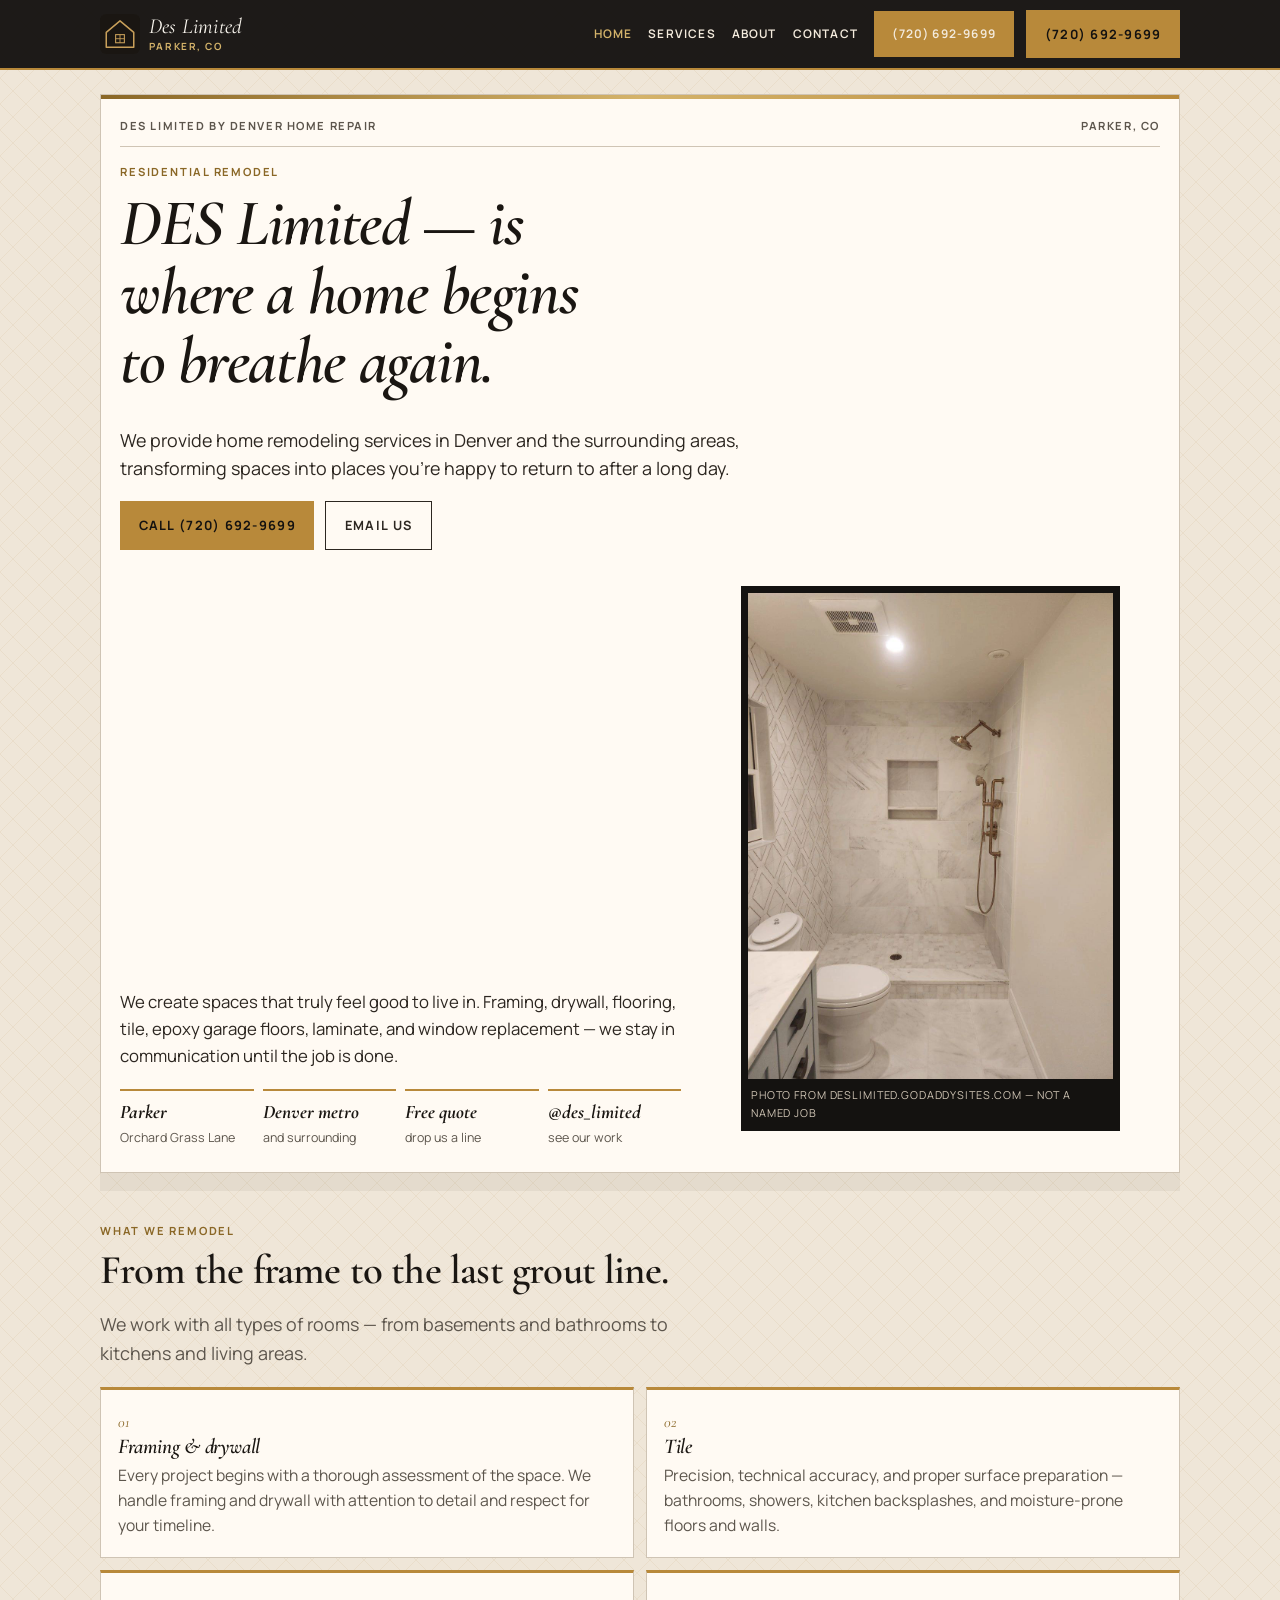
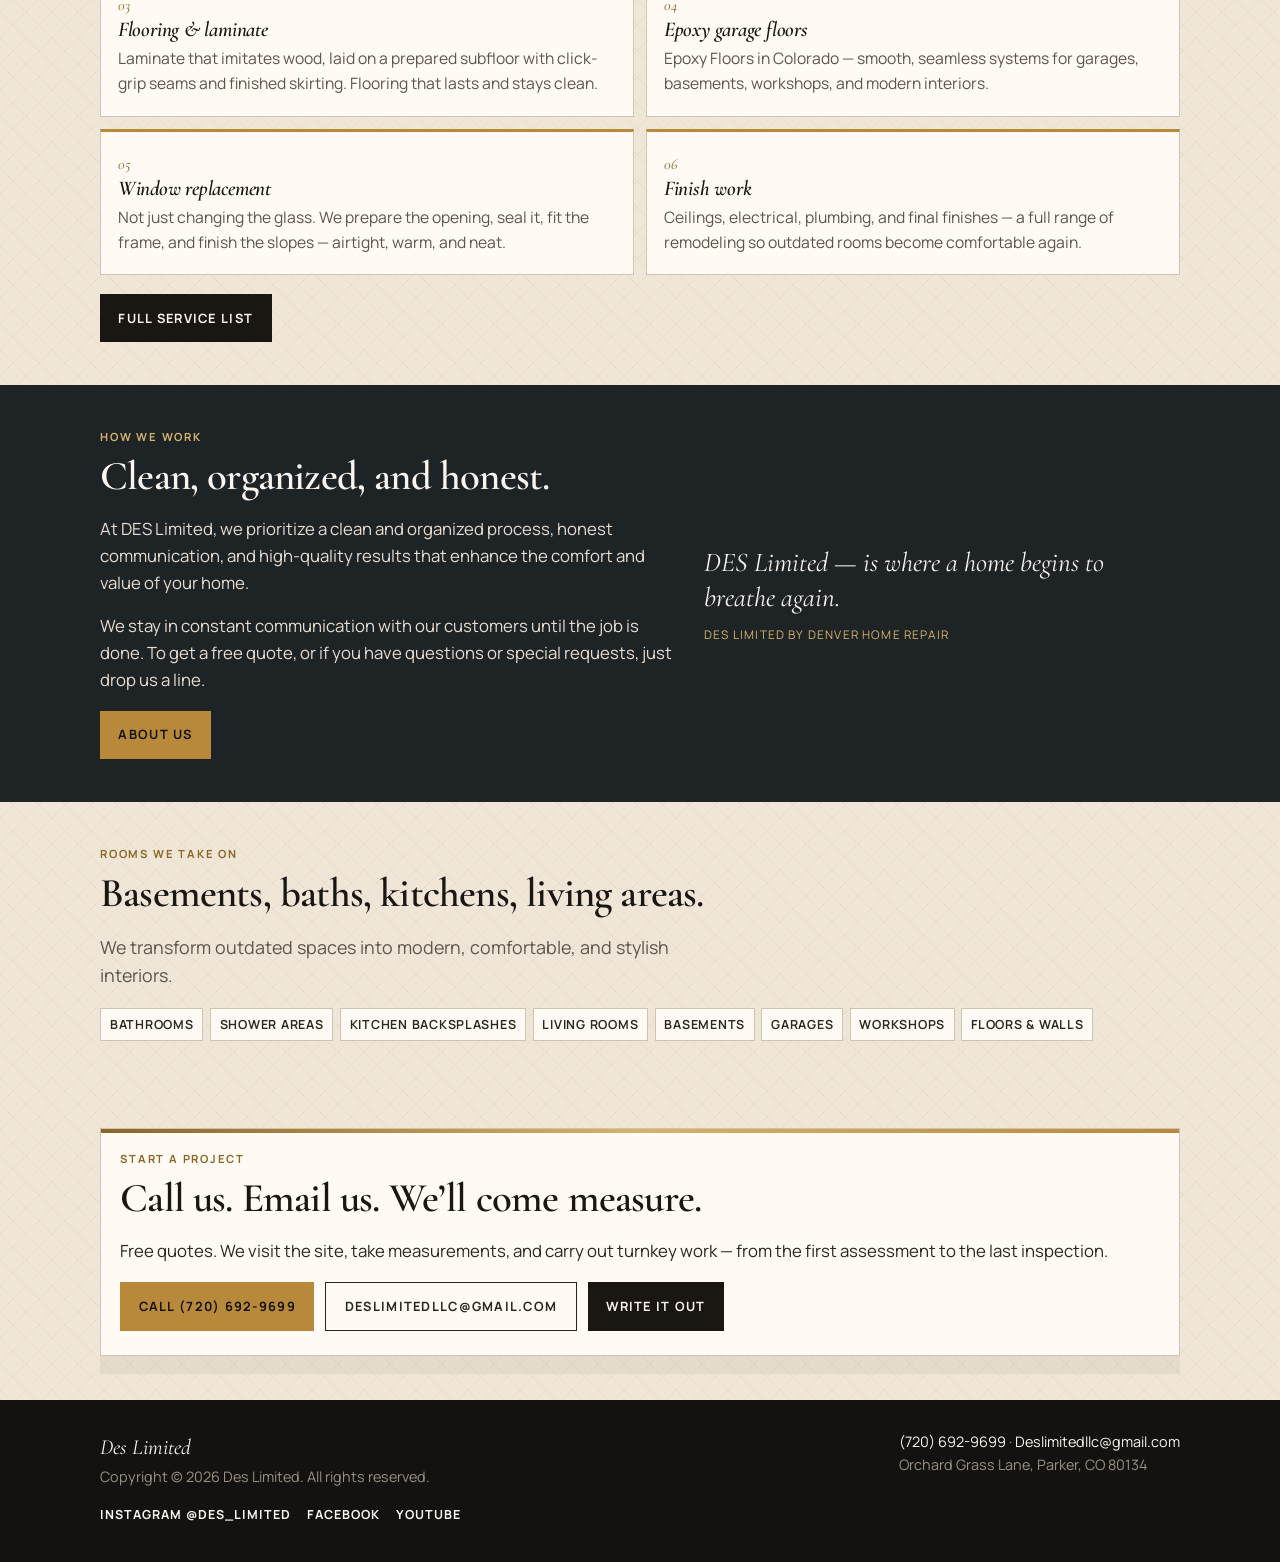
<file: index.html>
<!DOCTYPE html>
<html lang="en">
<head>
  <meta charset="utf-8">
  <meta name="viewport" content="width=device-width, initial-scale=1">
  <title>Des Limited | Home remodeling in Parker &amp; Denver, CO</title>
  <meta name="description" content="DES Limited — is where a home begins to breathe again. Framing, drywall, flooring, tile, epoxy garage floors, laminate, and window replacement. Parker, CO. (720) 692-9699.">
  <link rel="icon" href="assets/favicon.svg" type="image/svg+xml">
  <link rel="icon" href="assets/favicon.png" type="image/png">
  <link rel="apple-touch-icon" href="assets/apple-touch.png">
  <meta name="theme-color" content="#141210">
  <link rel="preconnect" href="https://fonts.googleapis.com">
  <link rel="preconnect" href="https://fonts.gstatic.com" crossorigin>
  <link href="https://fonts.googleapis.com/css2?family=Cormorant+Garamond:ital,wght@0,600;0,700;1,500;1,600;1,700&family=Manrope:wght@400;600;700;800&display=swap" rel="stylesheet">
  <link rel="stylesheet" href="assets/styles.css">
  <script type="application/ld+json">
{"@context":"https://schema.org","@type":"HomeAndConstructionBusiness","name":"Des Limited","image":"assets/bath.jpg","telephone":"+17206929699","email":"Deslimitedllc@gmail.com","url":"https://deslimited.godaddysites.com/","address":{"@type":"PostalAddress","streetAddress":"Orchard Grass Lane","addressLocality":"Parker","addressRegion":"CO","postalCode":"80134","addressCountry":"US"},"areaServed":["Parker, Colorado","Denver, Colorado"],"sameAs":["https://www.instagram.com/des_limited/","https://www.facebook.com/profile.php?id=61586222943815","https://www.youtube.com/@Des_limited"],"description":"Home remodeling in Denver and the surrounding areas. Framing, drywall, flooring, tile, epoxy garage floors, laminate, and window replacement."}
  </script>
</head>
<body>
  <a class="skip" href="#main">Skip to content</a>
  <header class="site-header">
    <div class="wrap header-inner">
      <a class="logo" href="index.html">
        <img src="assets/mark.svg" alt="">
        <span class="logo-word">Des Limited<span>Parker, CO</span></span>
      </a>
      <button class="menu-toggle" type="button" aria-expanded="false" aria-label="Open menu"><span></span></button>
      <nav class="nav" aria-label="Primary">
        <a href="index.html" aria-current="page">Home</a>
        <a href="services.html">Services</a>
        <a href="about.html">About</a>
        <a href="contact.html">Contact</a>
        <a class="btn btn-brass" href="tel:+17206929699">(720) 692-9699</a>
      </nav>
      <a class="btn btn-brass header-cta" href="tel:+17206929699">(720) 692-9699</a>
    </div>
  </header>

  <main id="main">
    <section class="hero">
      <div class="wrap">
        <div class="sample">
          <div class="sample-head">
            <span>Des Limited by Denver Home repair</span>
            <span>Parker, CO</span>
          </div>
          <p class="eyebrow">Residential remodel</p>
          <h1>DES Limited — is where a home begins to breathe again.</h1>
          <p class="lede">We provide home remodeling services in Denver and the surrounding areas, transforming spaces into places you’re happy to return to after a long day.</p>
          <div class="hero-actions">
            <a class="btn btn-brass" href="tel:+17206929699">Call (720) 692-9699</a>
            <a class="btn btn-ghost" href="mailto:Deslimitedllc@gmail.com">Email us</a>
          </div>
          <div class="hero-grid">
            <div>
              <p>We create spaces that truly feel good to live in. Framing, drywall, flooring, tile, epoxy garage floors, laminate, and window replacement — we stay in communication until the job is done.</p>
              <div class="meta-row">
                <div><strong>Parker</strong> Orchard Grass Lane</div>
                <div><strong>Denver metro</strong> and surrounding</div>
                <div><strong>Free quote</strong> drop us a line</div>
                <div><strong>@des_limited</strong> see our work</div>
              </div>
            </div>
            <figure class="photo-frame">
              <img src="assets/bath.jpg" alt="Walk-in shower with marble-look tile, mosaic floor, and bronze rain fixtures — photo published on the Des Limited site">
              <figcaption>Photo from deslimited.godaddysites.com — not a named job</figcaption>
            </figure>
          </div>
        </div>
      </div>
    </section>

    <section>
      <div class="wrap">
        <p class="kicker">What we remodel</p>
        <h2>From the frame to the last grout line.</h2>
        <p class="lede">We work with all types of rooms — from basements and bathrooms to kitchens and living areas.</p>
        <div class="cards two" style="margin-top:1.2rem">
          <article class="service"><span class="num">01</span><h3>Framing &amp; drywall</h3><p>Every project begins with a thorough assessment of the space. We handle framing and drywall with attention to detail and respect for your timeline.</p></article>
          <article class="service"><span class="num">02</span><h3>Tile</h3><p>Precision, technical accuracy, and proper surface preparation — bathrooms, showers, kitchen backsplashes, and moisture-prone floors and walls.</p></article>
          <article class="service"><span class="num">03</span><h3>Flooring &amp; laminate</h3><p>Laminate that imitates wood, laid on a prepared subfloor with click-grip seams and finished skirting. Flooring that lasts and stays clean.</p></article>
          <article class="service"><span class="num">04</span><h3>Epoxy garage floors</h3><p>Epoxy Floors in Colorado — smooth, seamless systems for garages, basements, workshops, and modern interiors.</p></article>
          <article class="service"><span class="num">05</span><h3>Window replacement</h3><p>Not just changing the glass. We prepare the opening, seal it, fit the frame, and finish the slopes — airtight, warm, and neat.</p></article>
          <article class="service"><span class="num">06</span><h3>Finish work</h3><p>Ceilings, electrical, plumbing, and final finishes — a full range of remodeling so outdated rooms become comfortable again.</p></article>
        </div>
        <p class="actions" style="margin-top:1.2rem"><a class="btn btn-ink" href="services.html">Full service list</a></p>
      </div>
    </section>

    <section class="band-slate">
      <div class="wrap split">
        <div>
          <p class="kicker">How we work</p>
          <h2>Clean, organized, and honest.</h2>
          <p>At DES Limited, we prioritize a clean and organized process, honest communication, and high-quality results that enhance the comfort and value of your home.</p>
          <p>We stay in constant communication with our customers until the job is done. To get a free quote, or if you have questions or special requests, just drop us a line.</p>
          <p class="actions"><a class="btn btn-brass" href="about.html">About us</a></p>
        </div>
        <blockquote class="quote">
          DES Limited — is where a home begins to breathe again.
          <cite>Des Limited by Denver Home repair</cite>
        </blockquote>
      </div>
    </section>

    <section>
      <div class="wrap">
        <p class="kicker">Rooms we take on</p>
        <h2>Basements, baths, kitchens, living areas.</h2>
        <p class="lede">We transform outdated spaces into modern, comfortable, and stylish interiors.</p>
        <ul class="rooms" style="margin-top:1rem">
          <li>Bathrooms</li><li>Shower areas</li><li>Kitchen backsplashes</li>
          <li>Living rooms</li><li>Basements</li><li>Garages</li>
          <li>Workshops</li><li>Floors &amp; walls</li>
        </ul>
      </div>
    </section>

    <section>
      <div class="wrap sample">
        <p class="kicker">Start a project</p>
        <h2>Call us. Email us. We’ll come measure.</h2>
        <p>Free quotes. We visit the site, take measurements, and carry out turnkey work — from the first assessment to the last inspection.</p>
        <p class="actions">
          <a class="btn btn-brass" href="tel:+17206929699">Call (720) 692-9699</a>
          <a class="btn btn-ghost" href="mailto:Deslimitedllc@gmail.com">Deslimitedllc@gmail.com</a>
          <a class="btn btn-ink" href="contact.html">Write it out</a>
        </p>
      </div>
    </section>
  </main>

  <footer class="site-footer">
    <div class="wrap footer-inner">
      <div>
        <div class="footer-brand">Des Limited</div>
        <p>Copyright © 2026 Des Limited. All rights reserved.</p>
        <ul class="social">
          <li><a href="https://www.instagram.com/des_limited/">Instagram @des_limited</a></li>
          <li><a href="https://www.facebook.com/profile.php?id=61586222943815">Facebook</a></li>
          <li><a href="https://www.youtube.com/@Des_limited">YouTube</a></li>
        </ul>
      </div>
      <p>
        <a href="tel:+17206929699">(720) 692-9699</a> ·
        <a href="mailto:Deslimitedllc@gmail.com">Deslimitedllc@gmail.com</a><br>
        Orchard Grass Lane, Parker, CO 80134
      </p>
    </div>
  </footer>
  <nav class="dock" aria-label="Quick contact">
    <a href="tel:+17206929699">Call (720) 692-9699</a>
    <a href="mailto:Deslimitedllc@gmail.com">Email us</a>
  </nav>
  <script src="assets/site.js"></script>
</body>
</html>
</file>
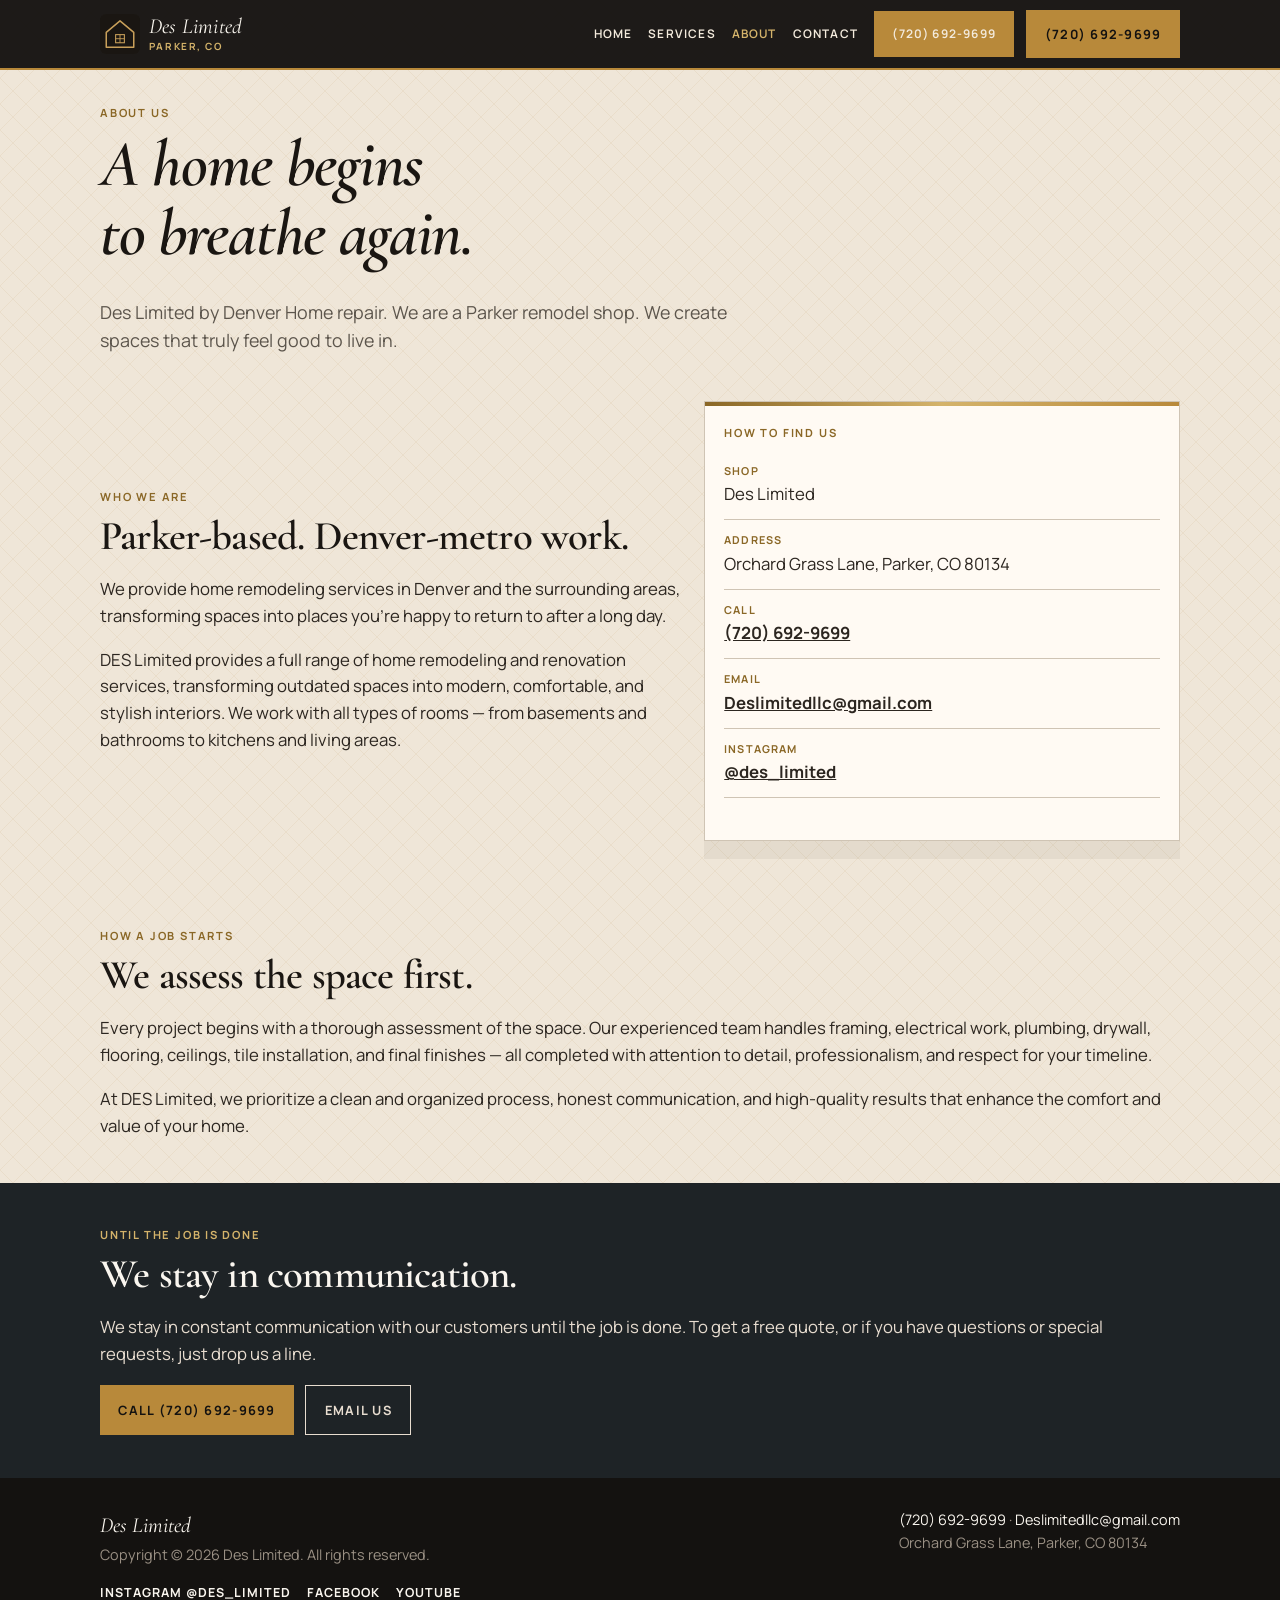
<file: about.html>
<!DOCTYPE html>
<html lang="en">
<head>
  <meta charset="utf-8">
  <meta name="viewport" content="width=device-width, initial-scale=1">
  <title>About us | Des Limited — Parker, CO</title>
  <meta name="description" content="DES Limited — is where a home begins to breathe again. Home remodeling in Denver and the surrounding areas. Parker, CO.">
  <link rel="icon" href="assets/favicon.svg" type="image/svg+xml">
  <link rel="icon" href="assets/favicon.png" type="image/png">
  <link rel="apple-touch-icon" href="assets/apple-touch.png">
  <meta name="theme-color" content="#141210">
  <link rel="preconnect" href="https://fonts.googleapis.com">
  <link rel="preconnect" href="https://fonts.gstatic.com" crossorigin>
  <link href="https://fonts.googleapis.com/css2?family=Cormorant+Garamond:ital,wght@0,600;0,700;1,500;1,600;1,700&family=Manrope:wght@400;600;700;800&display=swap" rel="stylesheet">
  <link rel="stylesheet" href="assets/styles.css">

</head>
<body>
  <a class="skip" href="#main">Skip to content</a>
  <header class="site-header">
    <div class="wrap header-inner">
      <a class="logo" href="index.html">
        <img src="assets/mark.svg" alt="">
        <span class="logo-word">Des Limited<span>Parker, CO</span></span>
      </a>
      <button class="menu-toggle" type="button" aria-expanded="false" aria-label="Open menu"><span></span></button>
      <nav class="nav" aria-label="Primary">
        <a href="index.html">Home</a>
        <a href="services.html">Services</a>
        <a href="about.html" aria-current="page">About</a>
        <a href="contact.html">Contact</a>
        <a class="btn btn-brass" href="tel:+17206929699">(720) 692-9699</a>
      </nav>
      <a class="btn btn-brass header-cta" href="tel:+17206929699">(720) 692-9699</a>
    </div>
  </header>

  <main id="main">
    <section class="page-hero">
      <div class="wrap">
        <p class="eyebrow">About us</p>
        <h1>A home begins to breathe again.</h1>
        <p class="lede">Des Limited by Denver Home repair. We are a Parker remodel shop. We create spaces that truly feel good to live in.</p>
      </div>
    </section>

    <section>
      <div class="wrap split">
        <div>
          <p class="kicker">Who we are</p>
          <h2>Parker-based. Denver-metro work.</h2>
          <p>We provide home remodeling services in Denver and the surrounding areas, transforming spaces into places you’re happy to return to after a long day.</p>
          <p>DES Limited provides a full range of home remodeling and renovation services, transforming outdated spaces into modern, comfortable, and stylish interiors. We work with all types of rooms — from basements and bathrooms to kitchens and living areas.</p>
        </div>
        <div class="sample">
          <p class="kicker">How to find us</p>
          <ul class="contact-list">
            <li><span>Shop</span>Des Limited</li>
            <li><span>Address</span>Orchard Grass Lane, Parker, CO 80134</li>
            <li><span>Call</span><a href="tel:+17206929699">(720) 692-9699</a></li>
            <li><span>Email</span><a href="mailto:Deslimitedllc@gmail.com">Deslimitedllc@gmail.com</a></li>
            <li><span>Instagram</span><a href="https://www.instagram.com/des_limited/">@des_limited</a></li>
          </ul>
        </div>
      </div>
    </section>

    <section>
      <div class="wrap">
        <p class="kicker">How a job starts</p>
        <h2>We assess the space first.</h2>
        <p>Every project begins with a thorough assessment of the space. Our experienced team handles framing, electrical work, plumbing, drywall, flooring, ceilings, tile installation, and final finishes — all completed with attention to detail, professionalism, and respect for your timeline.</p>
        <p>At DES Limited, we prioritize a clean and organized process, honest communication, and high-quality results that enhance the comfort and value of your home.</p>
      </div>
    </section>

    <section class="band-slate">
      <div class="wrap">
        <p class="kicker">Until the job is done</p>
        <h2>We stay in communication.</h2>
        <p>We stay in constant communication with our customers until the job is done. To get a free quote, or if you have questions or special requests, just drop us a line.</p>
        <p class="actions" style="margin-top:1.1rem">
          <a class="btn btn-brass" href="tel:+17206929699">Call (720) 692-9699</a>
          <a class="btn btn-ghost" href="mailto:Deslimitedllc@gmail.com">Email us</a>
        </p>
      </div>
    </section>
  </main>
  <footer class="site-footer">
    <div class="wrap footer-inner">
      <div>
        <div class="footer-brand">Des Limited</div>
        <p>Copyright © 2026 Des Limited. All rights reserved.</p>
        <ul class="social">
          <li><a href="https://www.instagram.com/des_limited/">Instagram @des_limited</a></li>
          <li><a href="https://www.facebook.com/profile.php?id=61586222943815">Facebook</a></li>
          <li><a href="https://www.youtube.com/@Des_limited">YouTube</a></li>
        </ul>
      </div>
      <p>
        <a href="tel:+17206929699">(720) 692-9699</a> ·
        <a href="mailto:Deslimitedllc@gmail.com">Deslimitedllc@gmail.com</a><br>
        Orchard Grass Lane, Parker, CO 80134
      </p>
    </div>
  </footer>
  <nav class="dock" aria-label="Quick contact">
    <a href="tel:+17206929699">Call (720) 692-9699</a>
    <a href="mailto:Deslimitedllc@gmail.com">Email us</a>
  </nav>
  <script src="assets/site.js"></script>

</body>
</html>
</file>
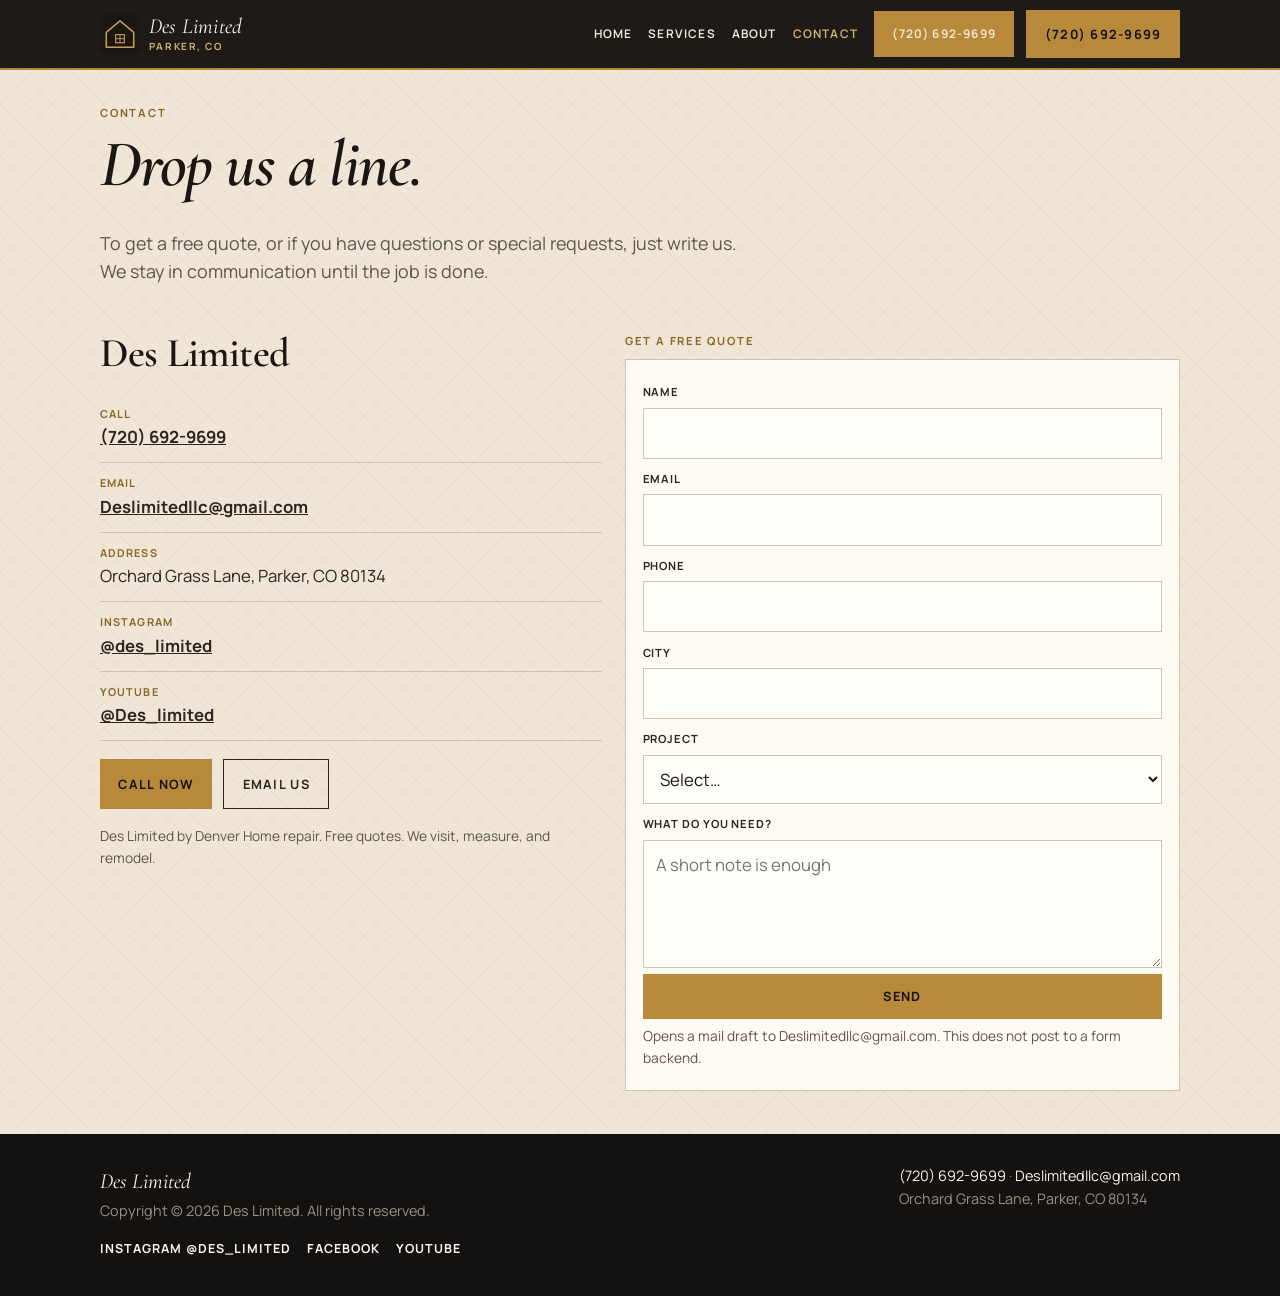
<file: contact.html>
<!DOCTYPE html>
<html lang="en">
<head>
  <meta charset="utf-8">
  <meta name="viewport" content="width=device-width, initial-scale=1">
  <title>Contact | Des Limited — Parker, CO</title>
  <meta name="description" content="Call (720) 692-9699. Email Deslimitedllc@gmail.com. Orchard Grass Lane, Parker, CO 80134. Free quote.">
  <link rel="icon" href="assets/favicon.svg" type="image/svg+xml">
  <link rel="icon" href="assets/favicon.png" type="image/png">
  <link rel="apple-touch-icon" href="assets/apple-touch.png">
  <meta name="theme-color" content="#141210">
  <link rel="preconnect" href="https://fonts.googleapis.com">
  <link rel="preconnect" href="https://fonts.gstatic.com" crossorigin>
  <link href="https://fonts.googleapis.com/css2?family=Cormorant+Garamond:ital,wght@0,600;0,700;1,500;1,600;1,700&family=Manrope:wght@400;600;700;800&display=swap" rel="stylesheet">
  <link rel="stylesheet" href="assets/styles.css">

</head>
<body>
  <a class="skip" href="#main">Skip to content</a>
  <header class="site-header">
    <div class="wrap header-inner">
      <a class="logo" href="index.html">
        <img src="assets/mark.svg" alt="">
        <span class="logo-word">Des Limited<span>Parker, CO</span></span>
      </a>
      <button class="menu-toggle" type="button" aria-expanded="false" aria-label="Open menu"><span></span></button>
      <nav class="nav" aria-label="Primary">
        <a href="index.html">Home</a>
        <a href="services.html">Services</a>
        <a href="about.html">About</a>
        <a href="contact.html" aria-current="page">Contact</a>
        <a class="btn btn-brass" href="tel:+17206929699">(720) 692-9699</a>
      </nav>
      <a class="btn btn-brass header-cta" href="tel:+17206929699">(720) 692-9699</a>
    </div>
  </header>

  <main id="main">
    <section class="page-hero">
      <div class="wrap">
        <p class="eyebrow">Contact</p>
        <h1>Drop us a line.</h1>
        <p class="lede">To get a free quote, or if you have questions or special requests, just write us. We stay in communication until the job is done.</p>
      </div>
    </section>

    <section>
      <div class="wrap contact-grid">
        <div>
          <h2>Des Limited</h2>
          <ul class="contact-list">
            <li><span>Call</span><a href="tel:+17206929699">(720) 692-9699</a></li>
            <li><span>Email</span><a href="mailto:Deslimitedllc@gmail.com">Deslimitedllc@gmail.com</a></li>
            <li><span>Address</span>Orchard Grass Lane, Parker, CO 80134</li>
            <li><span>Instagram</span><a href="https://www.instagram.com/des_limited/">@des_limited</a></li>
            <li><span>YouTube</span><a href="https://www.youtube.com/@Des_limited">@Des_limited</a></li>
          </ul>
          <p class="actions">
            <a class="btn btn-brass" href="tel:+17206929699">Call now</a>
            <a class="btn btn-ghost" href="mailto:Deslimitedllc@gmail.com">Email us</a>
          </p>
          <p class="note" style="margin-top:1rem">Des Limited by Denver Home repair. Free quotes. We visit, measure, and remodel.</p>
        </div>
        <div>
          <p class="kicker">Get a free quote</p>
          <form data-quote-form>
            <label for="name">Name</label>
            <input id="name" name="name" autocomplete="name">
            <label for="email">Email</label>
            <input id="email" name="email" type="email" required autocomplete="email">
            <label for="phone">Phone</label>
            <input id="phone" name="phone" type="tel" autocomplete="tel">
            <label for="city">City</label>
            <input id="city" name="city" autocomplete="address-level2">
            <label for="project">Project</label>
            <select id="project" name="project">
              <option value="">Select…</option>
              <option>Framing</option>
              <option>Drywall</option>
              <option>Tile</option>
              <option>Flooring / laminate</option>
              <option>Epoxy garage floor</option>
              <option>Window replacement</option>
              <option>Bathroom</option>
              <option>Kitchen</option>
              <option>Basement</option>
              <option>Other</option>
            </select>
            <label for="message">What do you need?</label>
            <textarea id="message" name="message" placeholder="A short note is enough"></textarea>
            <button class="btn btn-brass" type="submit">Send</button>
            <p class="note">Opens a mail draft to Deslimitedllc@gmail.com. This does not post to a form backend.</p>
          </form>
        </div>
      </div>
    </section>
  </main>
  <footer class="site-footer">
    <div class="wrap footer-inner">
      <div>
        <div class="footer-brand">Des Limited</div>
        <p>Copyright © 2026 Des Limited. All rights reserved.</p>
        <ul class="social">
          <li><a href="https://www.instagram.com/des_limited/">Instagram @des_limited</a></li>
          <li><a href="https://www.facebook.com/profile.php?id=61586222943815">Facebook</a></li>
          <li><a href="https://www.youtube.com/@Des_limited">YouTube</a></li>
        </ul>
      </div>
      <p>
        <a href="tel:+17206929699">(720) 692-9699</a> ·
        <a href="mailto:Deslimitedllc@gmail.com">Deslimitedllc@gmail.com</a><br>
        Orchard Grass Lane, Parker, CO 80134
      </p>
    </div>
  </footer>
  <nav class="dock" aria-label="Quick contact">
    <a href="tel:+17206929699">Call (720) 692-9699</a>
    <a href="mailto:Deslimitedllc@gmail.com">Email us</a>
  </nav>
  <script src="assets/site.js"></script>

</body>
</html>
</file>
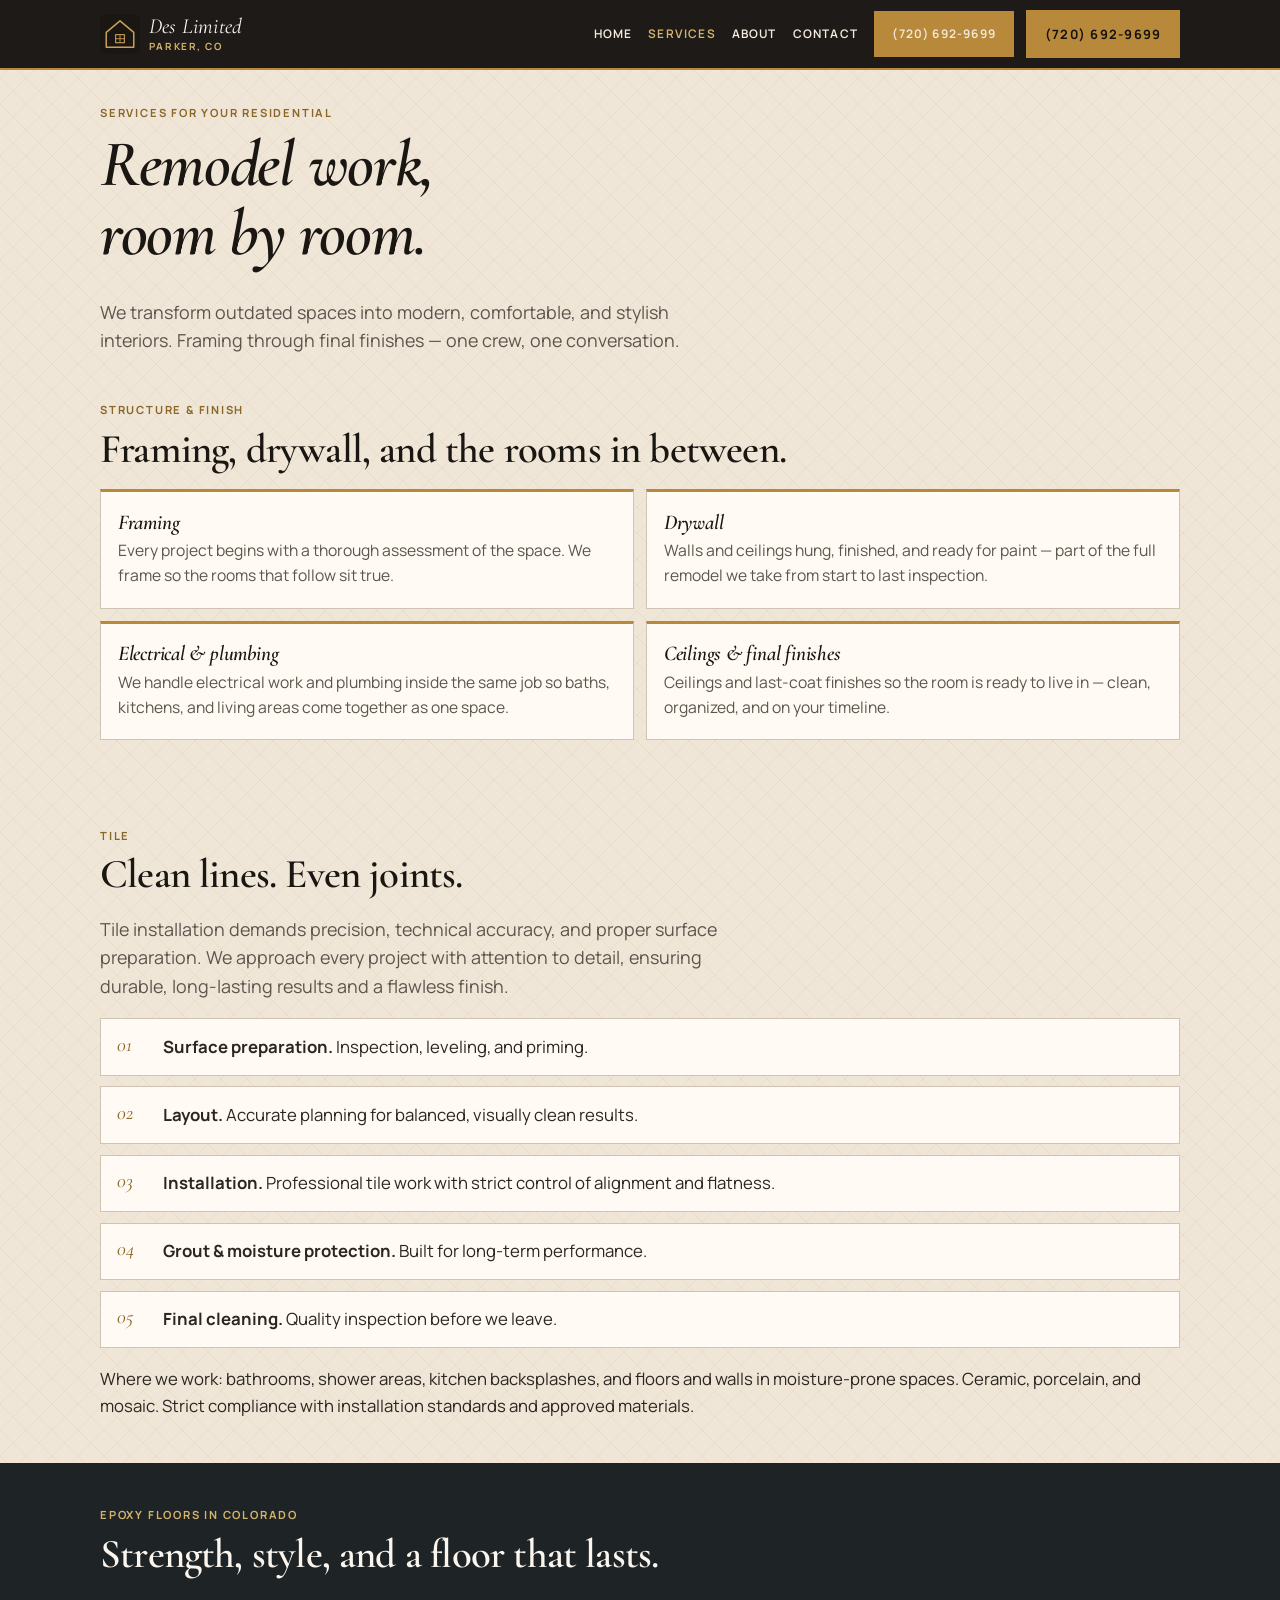
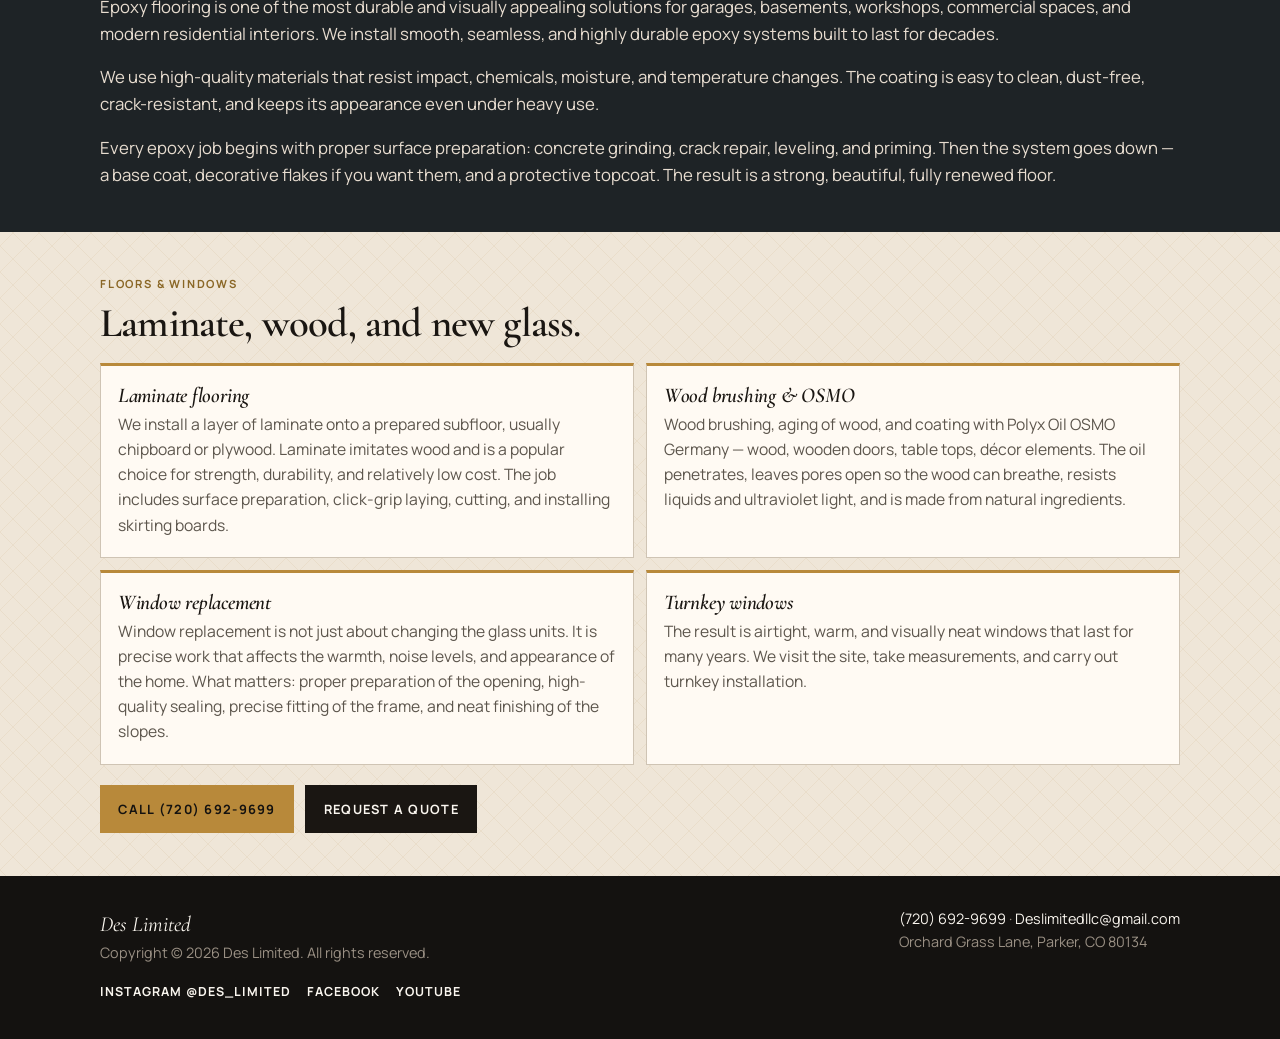
<file: services.html>
<!DOCTYPE html>
<html lang="en">
<head>
  <meta charset="utf-8">
  <meta name="viewport" content="width=device-width, initial-scale=1">
  <title>Services | Des Limited — tile, epoxy, floors, windows</title>
  <meta name="description" content="Framing, drywall, flooring, tile, epoxy garage floors, laminate, and window replacement. Epoxy Floors in Colorado. Parker &amp; Denver.">
  <link rel="icon" href="assets/favicon.svg" type="image/svg+xml">
  <link rel="icon" href="assets/favicon.png" type="image/png">
  <link rel="apple-touch-icon" href="assets/apple-touch.png">
  <meta name="theme-color" content="#141210">
  <link rel="preconnect" href="https://fonts.googleapis.com">
  <link rel="preconnect" href="https://fonts.gstatic.com" crossorigin>
  <link href="https://fonts.googleapis.com/css2?family=Cormorant+Garamond:ital,wght@0,600;0,700;1,500;1,600;1,700&family=Manrope:wght@400;600;700;800&display=swap" rel="stylesheet">
  <link rel="stylesheet" href="assets/styles.css">

</head>
<body>
  <a class="skip" href="#main">Skip to content</a>
  <header class="site-header">
    <div class="wrap header-inner">
      <a class="logo" href="index.html">
        <img src="assets/mark.svg" alt="">
        <span class="logo-word">Des Limited<span>Parker, CO</span></span>
      </a>
      <button class="menu-toggle" type="button" aria-expanded="false" aria-label="Open menu"><span></span></button>
      <nav class="nav" aria-label="Primary">
        <a href="index.html">Home</a>
        <a href="services.html" aria-current="page">Services</a>
        <a href="about.html">About</a>
        <a href="contact.html">Contact</a>
        <a class="btn btn-brass" href="tel:+17206929699">(720) 692-9699</a>
      </nav>
      <a class="btn btn-brass header-cta" href="tel:+17206929699">(720) 692-9699</a>
    </div>
  </header>

  <main id="main">
    <section class="page-hero">
      <div class="wrap">
        <p class="eyebrow">Services for your residential</p>
        <h1>Remodel work, room by room.</h1>
        <p class="lede">We transform outdated spaces into modern, comfortable, and stylish interiors. Framing through final finishes — one crew, one conversation.</p>
      </div>
    </section>

    <section>
      <div class="wrap">
        <p class="kicker">Structure &amp; finish</p>
        <h2>Framing, drywall, and the rooms in between.</h2>
        <div class="cards two" style="margin-top:1.1rem">
          <article class="service">
            <h3>Framing</h3>
            <p>Every project begins with a thorough assessment of the space. We frame so the rooms that follow sit true.</p>
          </article>
          <article class="service">
            <h3>Drywall</h3>
            <p>Walls and ceilings hung, finished, and ready for paint — part of the full remodel we take from start to last inspection.</p>
          </article>
          <article class="service">
            <h3>Electrical &amp; plumbing</h3>
            <p>We handle electrical work and plumbing inside the same job so baths, kitchens, and living areas come together as one space.</p>
          </article>
          <article class="service">
            <h3>Ceilings &amp; final finishes</h3>
            <p>Ceilings and last-coat finishes so the room is ready to live in — clean, organized, and on your timeline.</p>
          </article>
        </div>
      </div>
    </section>

    <section>
      <div class="wrap">
        <p class="kicker">Tile</p>
        <h2>Clean lines. Even joints.</h2>
        <p class="lede">Tile installation demands precision, technical accuracy, and proper surface preparation. We approach every project with attention to detail, ensuring durable, long-lasting results and a flawless finish.</p>
        <ol class="process" style="margin-top:1rem">
          <li><div><strong>Surface preparation.</strong> Inspection, leveling, and priming.</div></li>
          <li><div><strong>Layout.</strong> Accurate planning for balanced, visually clean results.</div></li>
          <li><div><strong>Installation.</strong> Professional tile work with strict control of alignment and flatness.</div></li>
          <li><div><strong>Grout &amp; moisture protection.</strong> Built for long-term performance.</div></li>
          <li><div><strong>Final cleaning.</strong> Quality inspection before we leave.</div></li>
        </ol>
        <p style="margin-top:1.1rem">Where we work: bathrooms, shower areas, kitchen backsplashes, and floors and walls in moisture-prone spaces. Ceramic, porcelain, and mosaic. Strict compliance with installation standards and approved materials.</p>
      </div>
    </section>

    <section class="band-slate">
      <div class="wrap">
        <p class="kicker">Epoxy Floors in Colorado</p>
        <h2>Strength, style, and a floor that lasts.</h2>
        <p>Epoxy flooring is one of the most durable and visually appealing solutions for garages, basements, workshops, commercial spaces, and modern residential interiors. We install smooth, seamless, and highly durable epoxy systems built to last for decades.</p>
        <p>We use high-quality materials that resist impact, chemicals, moisture, and temperature changes. The coating is easy to clean, dust-free, crack-resistant, and keeps its appearance even under heavy use.</p>
        <p>Every epoxy job begins with proper surface preparation: concrete grinding, crack repair, leveling, and priming. Then the system goes down — a base coat, decorative flakes if you want them, and a protective topcoat. The result is a strong, beautiful, fully renewed floor.</p>
      </div>
    </section>

    <section>
      <div class="wrap">
        <p class="kicker">Floors &amp; windows</p>
        <h2>Laminate, wood, and new glass.</h2>
        <div class="cards two" style="margin-top:1.1rem">
          <article class="service">
            <h3>Laminate flooring</h3>
            <p>We install a layer of laminate onto a prepared subfloor, usually chipboard or plywood. Laminate imitates wood and is a popular choice for strength, durability, and relatively low cost. The job includes surface preparation, click-grip laying, cutting, and installing skirting boards.</p>
          </article>
          <article class="service">
            <h3>Wood brushing &amp; OSMO</h3>
            <p>Wood brushing, aging of wood, and coating with Polyx Oil OSMO Germany — wood, wooden doors, table tops, décor elements. The oil penetrates, leaves pores open so the wood can breathe, resists liquids and ultraviolet light, and is made from natural ingredients.</p>
          </article>
          <article class="service">
            <h3>Window replacement</h3>
            <p>Window replacement is not just about changing the glass units. It is precise work that affects the warmth, noise levels, and appearance of the home. What matters: proper preparation of the opening, high-quality sealing, precise fitting of the frame, and neat finishing of the slopes.</p>
          </article>
          <article class="service">
            <h3>Turnkey windows</h3>
            <p>The result is airtight, warm, and visually neat windows that last for many years. We visit the site, take measurements, and carry out turnkey installation.</p>
          </article>
        </div>
        <p class="actions" style="margin-top:1.3rem">
          <a class="btn btn-brass" href="tel:+17206929699">Call (720) 692-9699</a>
          <a class="btn btn-ink" href="contact.html">Request a quote</a>
        </p>
      </div>
    </section>
  </main>
  <footer class="site-footer">
    <div class="wrap footer-inner">
      <div>
        <div class="footer-brand">Des Limited</div>
        <p>Copyright © 2026 Des Limited. All rights reserved.</p>
        <ul class="social">
          <li><a href="https://www.instagram.com/des_limited/">Instagram @des_limited</a></li>
          <li><a href="https://www.facebook.com/profile.php?id=61586222943815">Facebook</a></li>
          <li><a href="https://www.youtube.com/@Des_limited">YouTube</a></li>
        </ul>
      </div>
      <p>
        <a href="tel:+17206929699">(720) 692-9699</a> ·
        <a href="mailto:Deslimitedllc@gmail.com">Deslimitedllc@gmail.com</a><br>
        Orchard Grass Lane, Parker, CO 80134
      </p>
    </div>
  </footer>
  <nav class="dock" aria-label="Quick contact">
    <a href="tel:+17206929699">Call (720) 692-9699</a>
    <a href="mailto:Deslimitedllc@gmail.com">Email us</a>
  </nav>
  <script src="assets/site.js"></script>

</body>
</html>
</file>
<file: assets/styles.css>
/* Des Limited — limewash & brass remodel studio.
   Grout-line diamond grid, plaster, aged brass.
   Not a job ticket. Not a porch note. Not a navy GC template. */

:root {
  --plaster: #efe6d8;
  --linen: #faf6ef;
  --sample: #fffaf3;
  --ink: #1a1612;
  --ink-2: #2c2620;
  --mute: #5c554c;
  --grout: #cfc4b4;
  --slate: #1e2326;
  --char: #141210;
  --brass: #b8893a;
  --brass-deep: #8a6726;
  --brass-light: #d4b36a;
  --wrap: min(1080px, calc(100% - 1.5rem));
  --display: "Cormorant Garamond", "Palatino Linotype", Georgia, serif;
  --sans: "Manrope", "Segoe UI", sans-serif;
}

*, *::before, *::after { box-sizing: border-box; }
html { scroll-behavior: smooth; }
body {
  margin: 0;
  font-family: var(--sans);
  color: var(--ink-2);
  background:
    linear-gradient(135deg, transparent 49.2%, rgba(184, 137, 58, 0.09) 49.2%, rgba(184, 137, 58, 0.09) 50.8%, transparent 50.8%),
    linear-gradient(45deg, transparent 49.2%, rgba(184, 137, 58, 0.09) 49.2%, rgba(184, 137, 58, 0.09) 50.8%, transparent 50.8%),
    var(--plaster);
  background-size: 26px 26px, 26px 26px, auto;
  line-height: 1.6;
  font-size: 1.05rem;
  -webkit-font-smoothing: antialiased;
  padding-bottom: 4.6rem;
}
@media (min-width: 760px) {
  body { padding-bottom: 0; }
}
img { max-width: 100%; height: auto; display: block; }
a { color: inherit; }
h1, h2, h3 {
  font-family: var(--display);
  font-weight: 600;
  letter-spacing: -0.02em;
  line-height: 1.05;
  margin: 0 0 0.45em;
  text-wrap: balance;
  color: var(--ink);
}
h1 { font-size: clamp(2.35rem, 8vw, 4.1rem); font-weight: 600; font-style: italic; }
h2 { font-size: clamp(1.7rem, 4.6vw, 2.55rem); }
h3 { font-size: 1.32rem; letter-spacing: -0.01em; font-style: italic; }
p { margin: 0 0 1em; }
p:last-child { margin-bottom: 0; }

.skip {
  position: absolute; left: -999px; top: 0;
  background: var(--char); color: var(--linen);
  padding: 0.5rem 0.8rem; z-index: 100;
}
.skip:focus { left: 0.5rem; top: 0.5rem; }
.wrap { width: var(--wrap); margin-inline: auto; }
.eyebrow, .kicker {
  font-family: var(--sans);
  font-weight: 700;
  text-transform: uppercase;
  letter-spacing: 0.16em;
  font-size: 0.7rem;
  color: var(--brass-deep);
  margin: 0 0 0.55rem;
}
.lede { font-size: 1.12rem; color: var(--mute); max-width: 40rem; }

.site-header {
  position: sticky; top: 0; z-index: 40;
  background: rgba(20, 18, 16, 0.96);
  color: #f3eadc;
  border-bottom: 2px solid var(--brass);
}
.header-inner {
  display: flex; align-items: center; gap: 0.65rem; min-height: 68px;
}
.logo {
  display: flex; align-items: center; gap: 0.55rem;
  text-decoration: none; color: #faf6ef; min-width: 0;
}
.logo img, .logo svg { width: 40px; height: 40px; flex-shrink: 0; }
.logo-word {
  font-family: var(--display);
  font-style: italic;
  font-size: 1.35rem;
  line-height: 1;
  letter-spacing: 0.01em;
}
.logo-word span {
  display: block;
  font-family: var(--sans);
  font-style: normal;
  font-size: 0.62rem;
  letter-spacing: 0.16em;
  text-transform: uppercase;
  color: var(--brass-light);
  font-weight: 700;
  margin-top: 0.22rem;
}
.nav { margin-left: auto; display: flex; align-items: center; gap: 1rem; }
.nav a {
  text-decoration: none;
  font-family: var(--sans);
  font-weight: 650;
  text-transform: uppercase;
  letter-spacing: 0.1em;
  font-size: 0.74rem;
  color: #f3eadc;
}
.nav a[aria-current="page"], .nav a:hover { color: var(--brass-light); }
.header-cta { margin-left: 0.1rem; }
.menu-toggle {
  display: none; margin-left: auto; width: 44px; height: 44px;
  border: 1px solid #3a342c; background: transparent; cursor: pointer;
}
.menu-toggle span,
.menu-toggle span::before,
.menu-toggle span::after {
  display: block; width: 18px; height: 2px; background: #f3eadc;
  margin: 0 auto; position: relative; content: "";
}
.menu-toggle span::before { position: absolute; top: -6px; }
.menu-toggle span::after { position: absolute; top: 6px; }

.btn {
  display: inline-flex; align-items: center; justify-content: center;
  text-decoration: none; border: 0; cursor: pointer;
  font-family: var(--sans);
  font-weight: 700;
  text-transform: uppercase;
  letter-spacing: 0.1em;
  font-size: 0.8rem;
  padding: 0.85rem 1.15rem;
  min-height: 44px;
  transition: transform 0.14s ease, background 0.14s ease;
}
.btn:hover { transform: translateY(-1px); }
.btn-brass { background: var(--brass); color: #141210; }
.btn-brass:hover { background: var(--brass-deep); color: #fff8ea; }
.btn-ink { background: var(--ink); color: #faf6ef; }
.btn-ghost {
  background: transparent; color: inherit;
  border: 1.5px solid currentColor;
}
.hero-actions, .actions { display: flex; flex-wrap: wrap; gap: 0.7rem; }

.hero { padding: 1.5rem 0 0.4rem; }
.sample {
  background: var(--sample);
  border: 1px solid var(--grout);
  box-shadow: 0 18px 0 rgba(26, 22, 18, 0.05);
  padding: 1.35rem 1.2rem 1.5rem;
  position: relative;
}
.sample::before {
  content: "";
  position: absolute;
  left: 0; right: 0; top: 0;
  height: 4px;
  background: linear-gradient(90deg, var(--brass-deep), var(--brass-light), var(--brass));
}
.sample-head {
  display: flex; justify-content: space-between; gap: 0.8rem;
  border-bottom: 1px solid var(--grout);
  padding-bottom: 0.7rem; margin-bottom: 1rem;
  font-family: var(--sans);
  font-size: 0.7rem;
  letter-spacing: 0.14em;
  text-transform: uppercase;
  color: var(--mute);
  font-weight: 700;
}
.hero h1 { max-width: 16ch; }
.hero .lede { color: var(--ink-2); }
.hero-grid {
  display: grid;
  gap: 1.2rem;
  margin-top: 1.15rem;
}
.photo-frame {
  background: var(--char);
  padding: 0.45rem;
  color: #cfc4b4;
}
.photo-frame img {
  width: 100%;
  aspect-ratio: 3 / 4;
  object-fit: cover;
}
.photo-frame figcaption {
  font-family: var(--sans);
  font-size: 0.68rem;
  letter-spacing: 0.08em;
  text-transform: uppercase;
  padding: 0.45rem 0.2rem 0.15rem;
}
.meta-row {
  display: grid;
  grid-template-columns: 1fr 1fr;
  gap: 0.55rem;
  margin-top: 1.15rem;
}
.meta-row div {
  border-top: 2px solid var(--brass);
  padding-top: 0.4rem;
  font-family: var(--sans);
  font-size: 0.78rem;
  color: var(--mute);
}
.meta-row strong {
  display: block;
  font-family: var(--display);
  font-style: italic;
  font-size: 1.2rem;
  letter-spacing: 0;
  color: var(--ink);
}

section { padding: 2.7rem 0; }
.band-slate {
  background: var(--slate);
  color: #e8ddd0;
}
.band-slate h2, .band-slate h3 { color: #faf6ef; }
.band-slate .kicker { color: var(--brass-light); }
.band-slate .lede { color: #cfc4b4; }

.split { display: grid; gap: 1.4rem; }
@media (min-width: 820px) {
  .hero-grid { grid-template-columns: 1.1fr 0.9fr; align-items: end; }
  .split { grid-template-columns: 1.1fr 0.9fr; align-items: center; }
  .meta-row { grid-template-columns: repeat(4, 1fr); }
}

.cards { display: grid; gap: 0.75rem; }
@media (min-width: 700px) {
  .cards.three { grid-template-columns: repeat(3, 1fr); }
  .cards.two { grid-template-columns: repeat(2, 1fr); }
}
.service {
  background: var(--sample);
  border: 1px solid var(--grout);
  padding: 1.15rem 1.05rem 1.2rem;
  border-top: 3px solid var(--brass);
}
.service h3 { margin-bottom: 0.35rem; }
.service p { color: var(--mute); font-size: 0.98rem; }
.service .num {
  font-family: var(--display);
  font-style: italic;
  font-size: 0.95rem;
  color: var(--brass-deep);
}

.quote {
  font-family: var(--display);
  font-style: italic;
  font-size: clamp(1.25rem, 2.8vw, 1.7rem);
  line-height: 1.3;
  color: #faf6ef;
  margin: 0;
}
.quote cite {
  display: block;
  margin-top: 0.7rem;
  font-family: var(--sans);
  font-style: normal;
  font-size: 0.74rem;
  letter-spacing: 0.1em;
  text-transform: uppercase;
  color: var(--brass-light);
}

.rooms {
  display: flex; flex-wrap: wrap; gap: 0.4rem;
  margin: 0; padding: 0; list-style: none;
}
.rooms li {
  font-family: var(--sans);
  font-size: 0.78rem;
  letter-spacing: 0.06em;
  text-transform: uppercase;
  border: 1px solid var(--grout);
  background: var(--sample);
  padding: 0.35rem 0.55rem;
  font-weight: 650;
}

.contact-list { list-style: none; padding: 0; margin: 0 0 1.1rem; }
.contact-list li {
  padding: 0.7rem 0;
  border-bottom: 1px solid var(--grout);
}
.contact-list span {
  display: block;
  font-family: var(--sans);
  text-transform: uppercase;
  letter-spacing: 0.1em;
  font-size: 0.68rem;
  color: var(--brass-deep);
  margin-bottom: 0.12rem;
  font-weight: 700;
}
.contact-list a { font-weight: 700; }

form {
  display: grid; gap: 0.4rem;
  background: var(--sample);
  border: 1px solid var(--grout);
  padding: 1.15rem 1.05rem 1.25rem;
}
label {
  font-family: var(--sans);
  font-weight: 700;
  text-transform: uppercase;
  letter-spacing: 0.08em;
  font-size: 0.7rem;
  margin-top: 0.3rem;
}
input, textarea, select {
  font: inherit;
  padding: 0.7rem 0.75rem;
  border: 1px solid var(--grout);
  background: #fffdf8;
  color: var(--ink);
  width: 100%;
  min-height: 44px;
}
textarea { min-height: 8rem; resize: vertical; }
.note { font-size: 0.86rem; color: var(--mute); }
.contact-grid { display: grid; gap: 1.4rem; }
@media (min-width: 820px) {
  .contact-grid { grid-template-columns: 0.95fr 1.05fr; align-items: start; }
}

.page-hero { padding: 2.1rem 0 0.2rem; }
.page-hero h1 { max-width: 16ch; }

.process { display: grid; gap: 0.65rem; counter-reset: step; margin: 0; padding: 0; }
.process li {
  list-style: none;
  background: var(--sample);
  border: 1px solid var(--grout);
  padding: 0.9rem 1rem;
  display: grid;
  grid-template-columns: 2.2rem 1fr;
  gap: 0.7rem;
}
.process li::before {
  counter-increment: step;
  content: counter(step, decimal-leading-zero);
  font-family: var(--display);
  font-style: italic;
  font-size: 1.25rem;
  color: var(--brass-deep);
  line-height: 1.1;
}

.site-footer {
  background: var(--char);
  color: #9a9084;
  padding: 1.9rem 0 2.3rem;
  font-size: 0.9rem;
  font-family: var(--sans);
}
.site-footer a { color: #faf6ef; text-decoration: none; }
.site-footer a:hover { text-decoration: underline; color: var(--brass-light); }
.footer-inner {
  display: flex; flex-wrap: wrap; gap: 0.8rem 1.4rem;
  justify-content: space-between; align-items: flex-start;
}
.footer-brand {
  font-family: var(--display);
  font-style: italic;
  letter-spacing: 0;
  color: #faf6ef;
  font-size: 1.35rem;
}
.social { display: flex; flex-wrap: wrap; gap: 0.7rem 1rem; margin: 0.45rem 0 0; padding: 0; list-style: none; }
.social a { font-size: 0.78rem; letter-spacing: 0.08em; text-transform: uppercase; font-weight: 700; }

.dock {
  position: fixed; left: 0; right: 0; bottom: 0; z-index: 50;
  display: grid; grid-template-columns: 1fr 1fr;
  background: var(--char);
  border-top: 2px solid var(--brass);
}
.dock a {
  text-decoration: none;
  color: #faf6ef;
  font-family: var(--sans);
  font-weight: 700;
  text-transform: uppercase;
  letter-spacing: 0.1em;
  font-size: 0.76rem;
  min-height: 52px;
  display: flex; align-items: center; justify-content: center;
}
.dock a:first-child { background: var(--brass); color: #141210; }
@media (min-width: 760px) { .dock { display: none; } }

@media (max-width: 759px) {
  .menu-toggle { display: block; }
  .header-cta { display: none; }
  .nav {
    display: none;
    position: absolute; left: 0; right: 0; top: 100%;
    background: #1c1814;
    flex-direction: column; align-items: stretch;
    padding: 0.7rem 1rem 1rem;
    gap: 0;
  }
  .nav.is-open { display: flex; }
  .nav a { padding: 0.8rem 0.15rem; border-bottom: 1px solid #322c26; }
  .nav .btn { margin-top: 0.7rem; }
}
</file>
